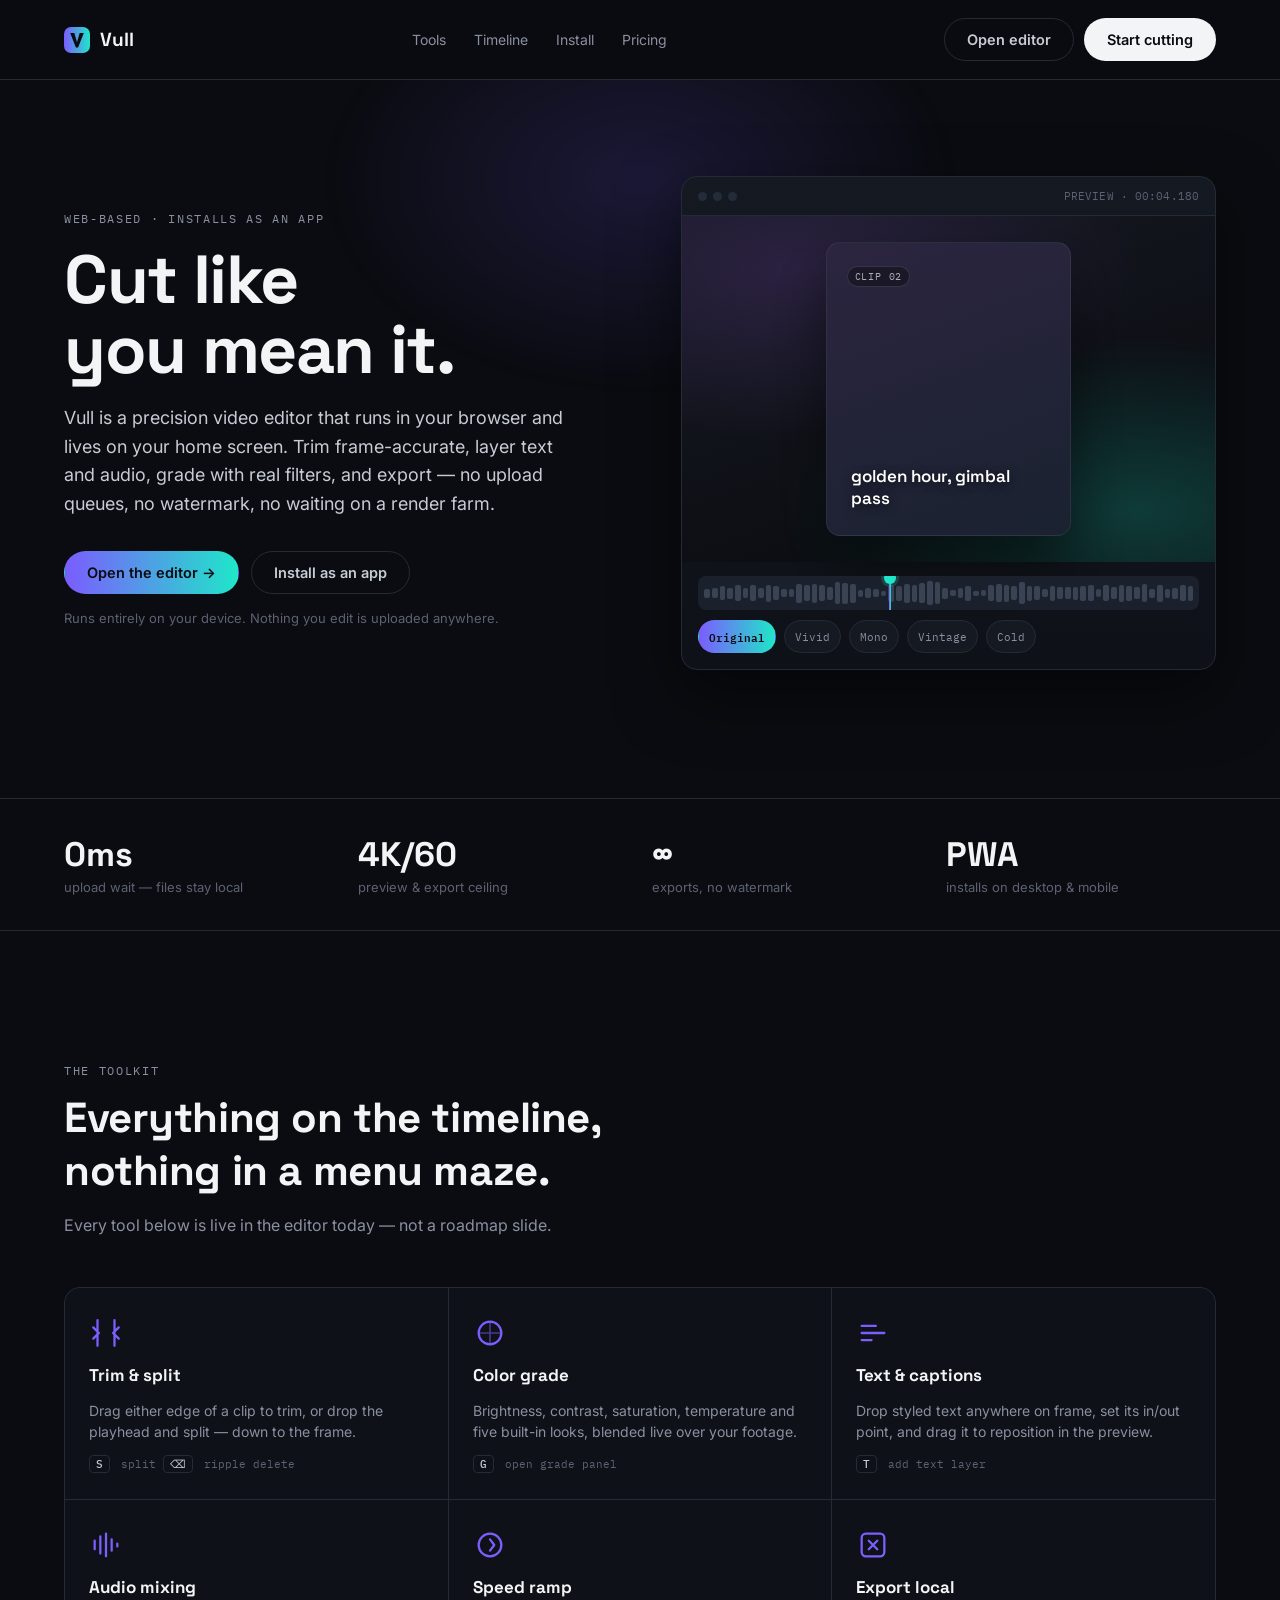
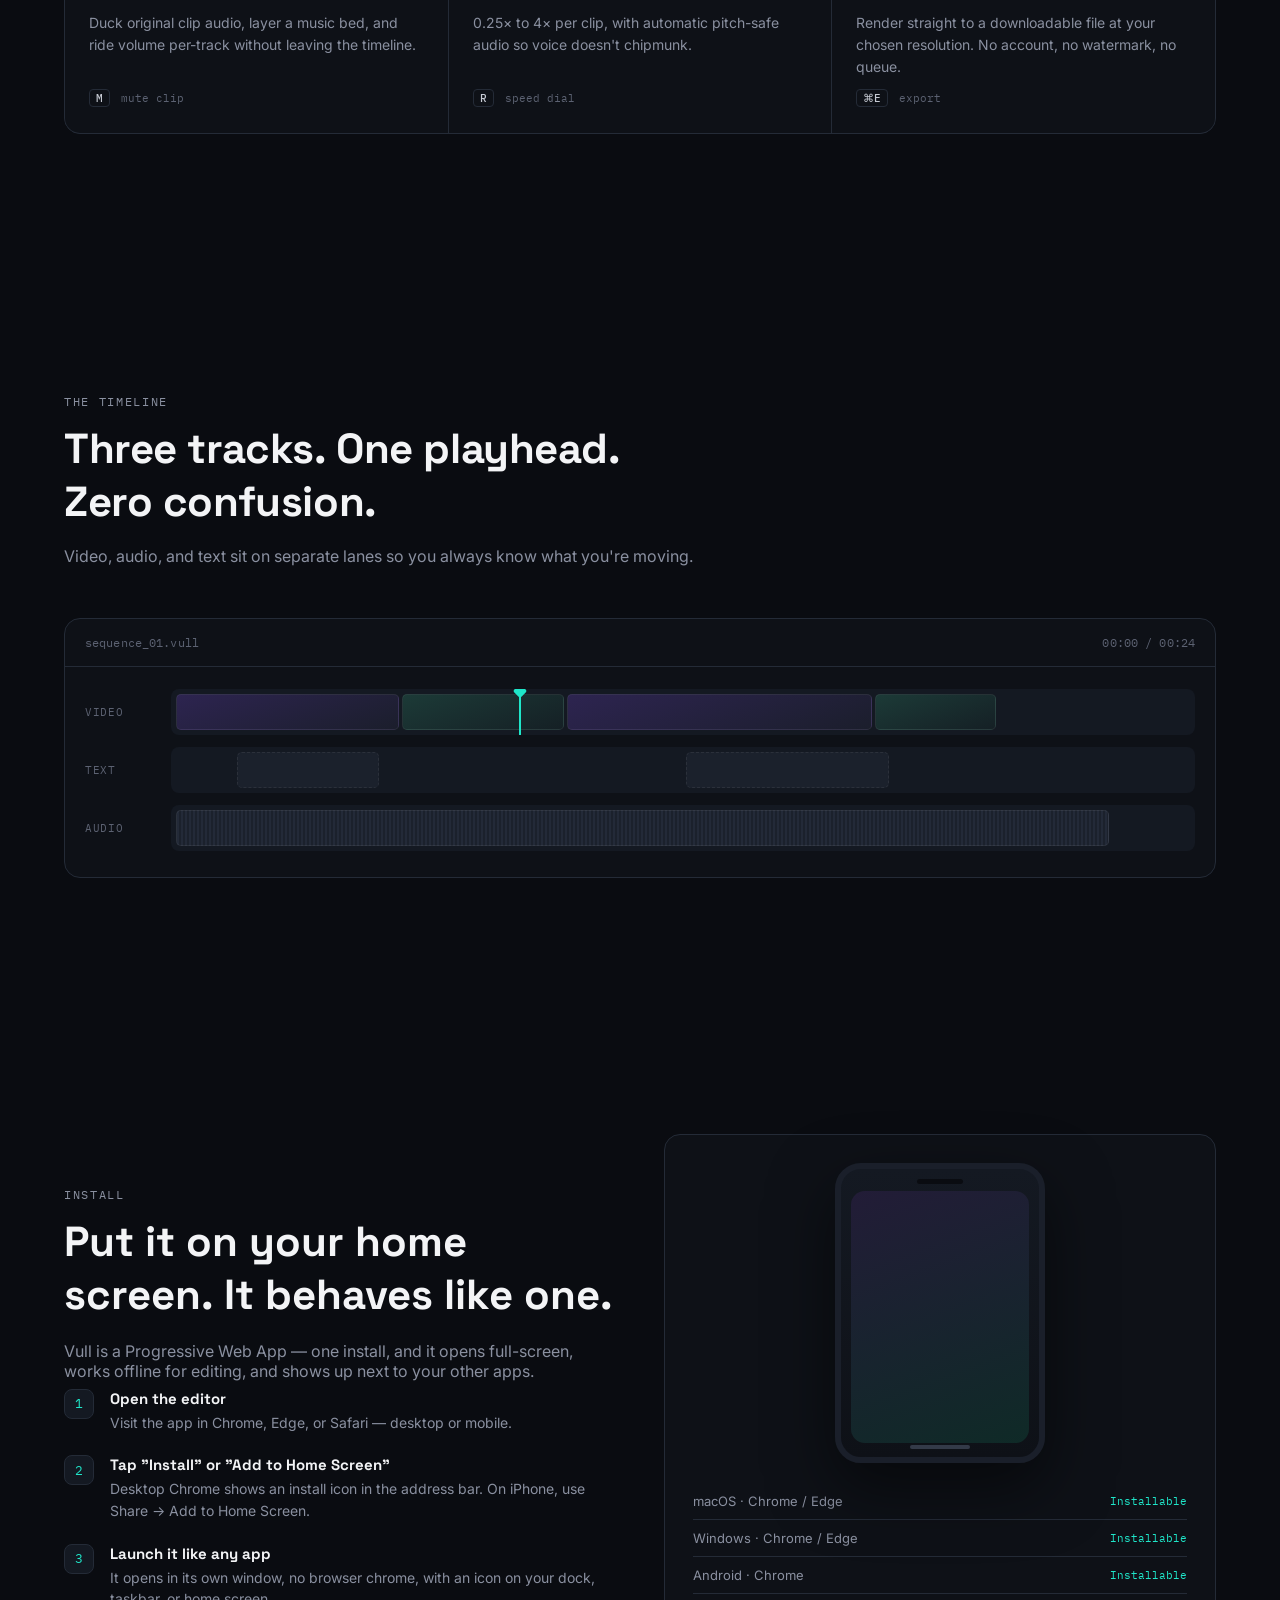
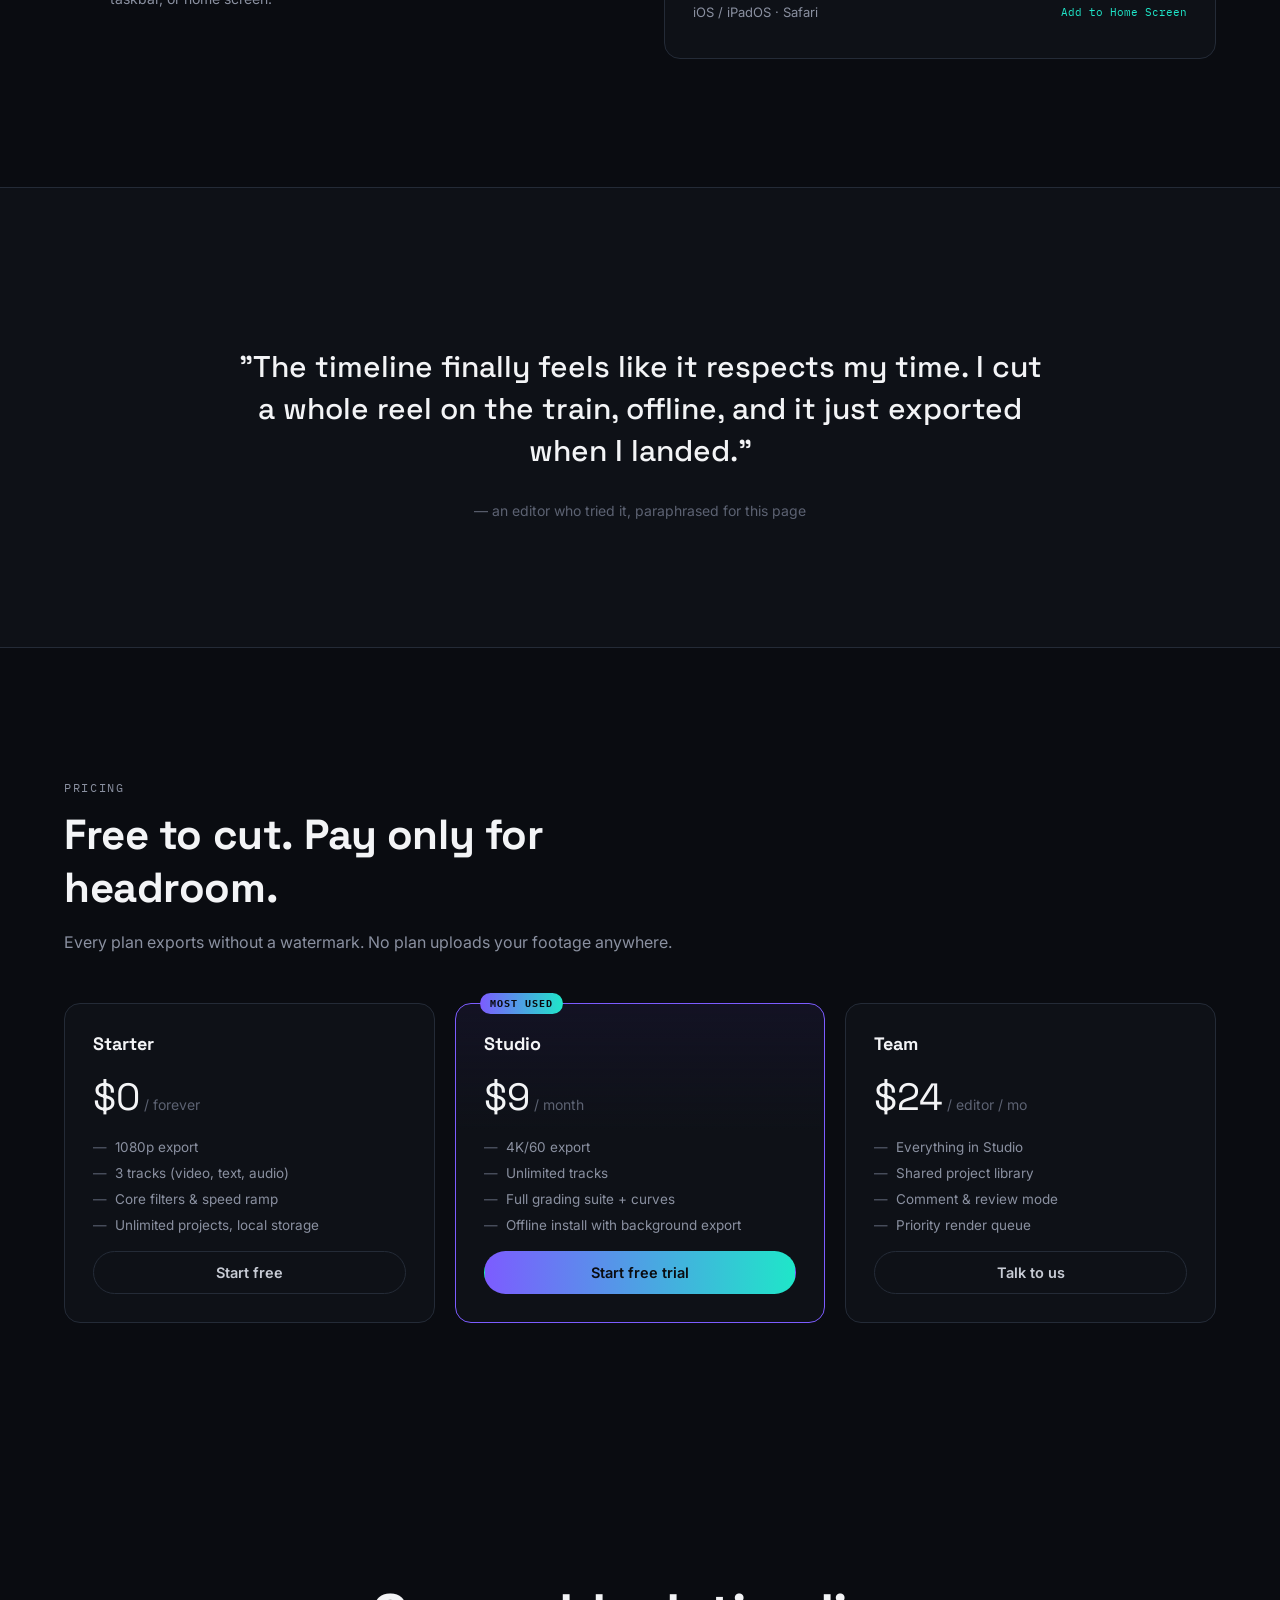
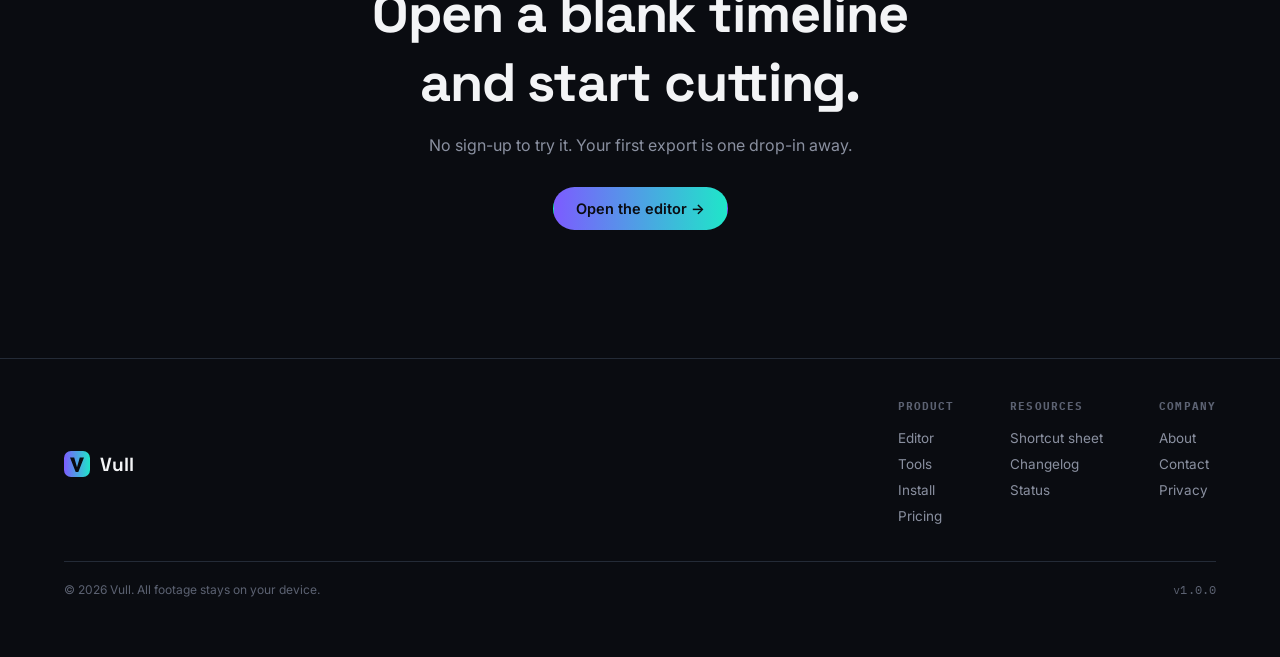
<file: index.html>
<!DOCTYPE html>
<html lang="en">
<head>
<meta charset="UTF-8">
<meta name="viewport" content="width=device-width, initial-scale=1, viewport-fit=cover">
<title>Vull — Cut like you mean it</title>
<meta name="description" content="Vull is a precision video editor for the web. Trim, layer, grade and export — then install it as an app.">
<meta name="theme-color" content="#0a0c11">

<link rel="manifest" href="assets/manifest.json">
<link rel="icon" href="assets/icon-192.png">
<link rel="apple-touch-icon" href="assets/icon-192.png">

<link rel="preconnect" href="https://fonts.googleapis.com">
<link rel="preconnect" href="https://fonts.gstatic.com" crossorigin>
<link href="https://fonts.googleapis.com/css2?family=Space+Grotesk:wght@500;600;700&family=Inter:wght@400;500;600;700&family=IBM+Plex+Mono:wght@400;500&display=swap" rel="stylesheet">
<link rel="stylesheet" href="assets/styles.css">

<style>
  /* ---------- Landing-page-only layout ---------- */
  header.nav{
    position: sticky; top:0; z-index: 40;
    display:flex; align-items:center; justify-content:space-between;
    padding: 18px clamp(20px,5vw,64px);
    background: rgba(10,12,17,0.72);
    backdrop-filter: blur(14px);
    border-bottom: 1px solid var(--line);
  }
  .logo{ display:flex; align-items:center; gap:10px; font-family: var(--font-display); font-weight:700; font-size:19px; }
  .logo .mark{ width:26px; height:26px; border-radius:7px; background: var(--grad-cut); position:relative; flex:none; }
  .logo .mark::after{
    content:""; position:absolute; inset:6px 6px 5px 6px;
    background: var(--ink-950);
    clip-path: polygon(0 0, 30% 0, 50% 65%, 70% 0, 100% 0, 58% 100%, 42% 100%);
  }
  nav.links{ display:flex; align-items:center; gap:28px; }
  nav.links a{ font-size:14px; color: var(--text-2); transition: color .15s; }
  nav.links a:hover{ color: var(--text-0); }
  .nav-cta{ display:flex; gap:10px; align-items:center; }

  section{ padding: clamp(64px,10vw,140px) clamp(20px,5vw,64px); }
  .wrap{ max-width: 1180px; margin: 0 auto; }

  /* HERO */
  .hero{ padding-top: clamp(56px,8vw,96px); position:relative; overflow:hidden; }
  .hero-glow{
    position:absolute; top:-200px; left:50%; transform:translateX(-50%);
    width:900px; height:600px; pointer-events:none;
    background: radial-gradient(closest-side, rgba(124,92,255,0.16), transparent 70%);
    filter: blur(10px);
  }
  .hero-grid{ display:grid; grid-template-columns: 1.05fr 1fr; gap: 56px; align-items:center; position:relative; }
  @media (max-width: 940px){ .hero-grid{ grid-template-columns: 1fr; } }
  .hero h1{
    font-family: var(--font-display); font-weight:700;
    font-size: clamp(40px, 5.6vw, 68px); line-height:1.02; letter-spacing:-0.02em;
    margin: 18px 0 20px;
  }
  .hero p.lede{ font-size: 18px; line-height:1.6; color: var(--text-1); max-width: 46ch; margin: 0 0 32px; }
  .hero-actions{ display:flex; gap:12px; flex-wrap:wrap; align-items:center; }
  .hero-note{ margin-top:16px; font-size:13px; color: var(--text-3); }

  /* live-ish preview card (the "signature") */
  .preview-card{
    background: linear-gradient(180deg, var(--ink-800), var(--ink-900));
    border: 1px solid var(--line);
    border-radius: var(--radius-lg);
    box-shadow: var(--shadow-2);
    overflow:hidden;
  }
  .preview-top{ display:flex; align-items:center; justify-content:space-between; padding: 12px 16px; border-bottom:1px solid var(--line); }
  .dots{ display:flex; gap:6px; }
  .dots span{ width:9px; height:9px; border-radius:50%; background: var(--ink-600); }
  .preview-top .label{ font-family: var(--font-mono); font-size:11px; color: var(--text-3); }
  .preview-canvas{
    aspect-ratio: 16/10.4;
    background:
      radial-gradient(120% 90% at 20% 15%, #2a2140 0%, transparent 55%),
      radial-gradient(120% 90% at 85% 85%, #0e3b38 0%, transparent 55%),
      linear-gradient(160deg,#171a24,#0c0e13 70%);
    position:relative;
    display:flex; align-items:center; justify-content:center;
  }
  .preview-shape{
    width:46%; aspect-ratio:1/1.2; border-radius:14px;
    background: linear-gradient(160deg, #2c2540, #1a2230);
    border:1px solid rgba(255,255,255,0.06);
    box-shadow: 0 30px 60px rgba(0,0,0,0.5);
    position:relative;
    filter: saturate(var(--pf-sat,1)) contrast(var(--pf-con,1)) brightness(var(--pf-bri,1)) sepia(var(--pf-sep,0));
    transition: filter .35s ease;
  }
  .preview-shape .cap{
    position:absolute; left:10%; bottom:9%; right:10%;
    font-family: var(--font-display); font-weight:600; font-size: clamp(13px,1.6vw,17px);
    color:#fff; text-shadow: 0 2px 10px rgba(0,0,0,.6);
  }
  .preview-shape .tag{
    position:absolute; top:8%; left:8%;
    font-family: var(--font-mono); font-size:10px; letter-spacing:.08em;
    color: rgba(255,255,255,0.65); background: rgba(0,0,0,0.35);
    padding: 3px 7px; border-radius: 999px; border:1px solid rgba(255,255,255,0.12);
  }
  .preview-bottom{ padding: 14px 16px 16px; }
  .scrubber{ height:34px; border-radius:8px; background: var(--ink-700); position:relative; overflow:hidden; margin-bottom:10px; }
  .scrubber .wave{ position:absolute; inset:0; display:flex; align-items:center; gap:2px; padding: 0 6px; }
  .scrubber .wave i{ flex:1; background: var(--ink-500); border-radius:2px; }
  .scrubber .cut{ position:absolute; top:0; bottom:0; width:2px; background: var(--grad-cut); left:38%; }
  .scrubber .cut::before{ content:""; position:absolute; top:-4px; left:-5px; width:12px; height:12px; border-radius:50%; background: var(--teal); box-shadow: 0 0 0 3px rgba(31,230,201,0.18); }
  .filter-row{ display:flex; gap:8px; flex-wrap:wrap; }
  .filter-chip{
    font-family: var(--font-mono); font-size:11px; padding:6px 10px; border-radius:999px;
    border:1px solid var(--line); color: var(--text-2); background: var(--ink-800); cursor:pointer;
    transition: all .15s ease;
  }
  .filter-chip.active{ color: var(--ink-950); background: var(--grad-cut); border-color: transparent; font-weight:600; }

  /* LOGO / STAT STRIP */
  .stat-strip{ border-top:1px solid var(--line); border-bottom:1px solid var(--line); padding: 34px clamp(20px,5vw,64px); }
  .stat-grid{ max-width:1180px; margin:0 auto; display:grid; grid-template-columns: repeat(4,1fr); gap: 24px; }
  @media (max-width:800px){ .stat-grid{ grid-template-columns: repeat(2,1fr); } }
  .stat b{ display:block; font-family: var(--font-display); font-size: clamp(24px,3vw,34px); }
  .stat span{ font-size:13px; color: var(--text-3); }

  /* SECTION HEADERS */
  .section-head{ max-width: 640px; margin-bottom: 48px; }
  .section-head h2{ font-family: var(--font-display); font-size: clamp(28px,3.4vw,42px); font-weight:700; letter-spacing:-0.01em; margin: 12px 0 14px; }
  .section-head p{ color: var(--text-2); font-size:16px; line-height:1.6; }

  /* FEATURE GRID (named after real editing tools, not decoration) */
  .tool-grid{ display:grid; grid-template-columns: repeat(3, 1fr); gap: 1px; background: var(--line); border:1px solid var(--line); border-radius: var(--radius-lg); overflow:hidden; }
  @media (max-width: 860px){ .tool-grid{ grid-template-columns: repeat(2,1fr); } }
  @media (max-width: 560px){ .tool-grid{ grid-template-columns: 1fr; } }
  .tool{ background: var(--ink-900); padding: 28px 24px; min-height: 190px; display:flex; flex-direction:column; gap:14px; }
  .tool .icon{ width:34px; height:34px; }
  .tool h3{ font-family: var(--font-display); font-size:17px; margin:0; }
  .tool p{ color: var(--text-2); font-size:14px; line-height:1.55; margin:0; }
  .tool .kbd{ margin-top:auto; font-family: var(--font-mono); font-size:11px; color: var(--text-3); }
  .tool .kbd b{ color: var(--text-1); font-weight:500; border:1px solid var(--line); border-radius:4px; padding: 1px 6px; margin-right:4px;}

  /* TIMELINE SHOWCASE */
  .timeline-demo{
    border:1px solid var(--line); border-radius: var(--radius-lg); background: var(--ink-900); overflow:hidden;
  }
  .td-head{ display:flex; align-items:center; justify-content:space-between; padding:16px 20px; border-bottom:1px solid var(--line); }
  .td-head .mono{ font-size:12px; color:var(--text-3); }
  .td-tracks{ padding: 22px 20px 26px; display:flex; flex-direction:column; gap:12px; }
  .track-row{ display:flex; align-items:center; gap:12px; }
  .track-label{ width:74px; flex:none; font-family:var(--font-mono); font-size:11px; color:var(--text-3); text-transform:uppercase; letter-spacing:.06em; }
  .track-lane{ flex:1; height:46px; background: var(--ink-800); border-radius:8px; position:relative; overflow:hidden; display:flex; gap:3px; padding:5px; }
  .clip{ height:100%; border-radius:5px; flex:none; position:relative; background: linear-gradient(160deg,#241f3a,#1a1e29); border:1px solid rgba(255,255,255,0.07); }
  .clip.a{ width:22%; background: linear-gradient(160deg,#2d2450,#1b1e2c); }
  .clip.b{ width:16%; background: linear-gradient(160deg,#1c3a37,#152025); }
  .clip.c{ width:30%; background: linear-gradient(160deg,#2d2450,#1b1e2c); }
  .clip.d{ width:12%; background: linear-gradient(160deg,#1c3a37,#152025); }
  .track-lane.audio .clip{ background: repeating-linear-gradient(90deg, #232a38 0 2px, #1b212c 2px 4px); }
  .track-lane.text .clip{ background: var(--ink-700); border-style:dashed; }
  .playhead{ position:absolute; top:0; bottom:0; left:34%; width:2px; background: var(--teal); }
  .playhead::after{ content:""; position:absolute; top:-3px; left:-4px; width:10px; height:10px; border-radius:2px; background:var(--teal); transform:rotate(45deg); }

  /* PLATFORM / INSTALL */
  .install-grid{ display:grid; grid-template-columns: 1fr 1fr; gap: 48px; align-items:center; }
  @media (max-width: 900px){ .install-grid{ grid-template-columns:1fr; } }
  .steps{ counter-reset: step; display:flex; flex-direction:column; gap: 22px; margin-top: 8px;}
  .step{ display:flex; gap:16px; }
  .step .num{
    flex:none; width:30px; height:30px; border-radius:8px; background: var(--ink-800); border:1px solid var(--line);
    display:flex; align-items:center; justify-content:center; font-family:var(--font-mono); font-size:13px; color: var(--teal);
  }
  .step h4{ margin:0 0 4px; font-size:15px; font-family: var(--font-display); }
  .step p{ margin:0; color: var(--text-2); font-size:14px; line-height:1.55; }
  .platform-card{
    border:1px solid var(--line); border-radius: var(--radius-lg); background: var(--ink-900); padding: 28px;
  }
  .platform-card .device{
    margin: 0 auto 20px; width: 210px; height: 300px; border-radius: 26px; background: linear-gradient(180deg, var(--ink-800), var(--ink-900));
    border: 6px solid #1a1f2a; position:relative; box-shadow: var(--shadow-2);
  }
  .platform-card .device .notch{ position:absolute; top:10px; left:50%; transform:translateX(-50%); width:46px; height:5px; border-radius:4px; background:#0a0c11; }
  .platform-card .device .screen{ position:absolute; inset:22px 10px 14px; border-radius:14px; overflow:hidden; background: linear-gradient(160deg,#221c37,#0f2a27); }
  .platform-card .device .home{ position:absolute; bottom:8px; left:50%; transform:translateX(-50%); width:60px; height:4px; border-radius:3px; background:#333a48;}
  .platform-list{ display:flex; flex-direction:column; gap:0; }
  .platform-list .prow{ display:flex; align-items:center; justify-content:space-between; padding:10px 0; border-bottom:1px solid var(--line); font-size:13px; }
  .platform-list .prow:last-child{ border-bottom:none; }
  .platform-list .prow span:first-child{ color: var(--text-2); }
  .badge-ok{ font-family: var(--font-mono); font-size:11px; color: var(--teal); }

  /* TESTIMONIAL / STRIP QUOTE */
  .quote-strip{ background: var(--ink-900); border-top:1px solid var(--line); border-bottom:1px solid var(--line); }
  .quote{ max-width: 820px; margin:0 auto; text-align:center; }
  .quote p{ font-family: var(--font-display); font-size: clamp(20px,2.6vw,30px); line-height:1.4; font-weight:500; }
  .quote footer{ margin-top:18px; color: var(--text-3); font-size:14px; }

  /* PRICING */
  .price-grid{ display:grid; grid-template-columns: repeat(3,1fr); gap:20px; }
  @media (max-width:900px){ .price-grid{ grid-template-columns:1fr; } }
  .price-card{ border:1px solid var(--line); border-radius: var(--radius-lg); padding: 28px; background: var(--ink-900); display:flex; flex-direction:column; gap:18px; }
  .price-card.featured{ border-color: var(--violet); background: linear-gradient(180deg, rgba(124,92,255,0.08), var(--ink-900) 40%); position:relative; }
  .price-card.featured::before{
    content:"MOST USED"; position:absolute; top:-11px; left:24px; font-family: var(--font-mono); font-size:10px; letter-spacing:.1em;
    background: var(--grad-cut); color: var(--ink-950); padding:4px 10px; border-radius:999px; font-weight:700;
  }
  .price-card h3{ margin:0; font-family: var(--font-display); font-size:18px; }
  .price-card .amount{ font-family: var(--font-display); font-size:38px; }
  .price-card .amount span{ font-size:14px; color: var(--text-3); font-family: var(--font-body); }
  .price-card ul{ list-style:none; margin:0; padding:0; display:flex; flex-direction:column; gap:10px; font-size:13.5px; color: var(--text-2); }
  .price-card li::before{ content:"—"; color: var(--text-3); margin-right:8px; }

  /* FOOTER CTA */
  .cta-final{ text-align:center; }
  .cta-final h2{ font-family: var(--font-display); font-size: clamp(30px,4.6vw,54px); font-weight:700; letter-spacing:-0.02em; margin: 0 0 18px; }
  .cta-final p{ color: var(--text-2); margin: 0 0 32px; }

  footer.site{ border-top:1px solid var(--line); padding: 40px clamp(20px,5vw,64px) 60px; }
  .foot-grid{ max-width:1180px; margin:0 auto; display:flex; justify-content:space-between; gap:24px; flex-wrap:wrap; }
  .foot-grid .cols{ display:flex; gap:56px; flex-wrap:wrap; }
  .foot-col h5{ font-family: var(--font-mono); font-size:11px; letter-spacing:.1em; color: var(--text-3); text-transform:uppercase; margin: 0 0 12px; }
  .foot-col a{ display:block; font-size:13.5px; color: var(--text-2); padding: 5px 0; }
  .foot-col a:hover{ color: var(--text-0); }
  .foot-bottom{ max-width:1180px; margin: 32px auto 0; padding-top:20px; border-top:1px solid var(--line); display:flex; justify-content:space-between; color: var(--text-3); font-size:12px; flex-wrap:wrap; gap:10px; }

  /* reveal-on-scroll */
  .reveal{ opacity:0; transform: translateY(18px); transition: opacity .6s ease, transform .6s ease; }
  .reveal.in{ opacity:1; transform:none; }
</style>
</head>
<body>

<header class="nav">
  <div class="logo"><span class="mark"></span>Vull</div>
  <nav class="links">
    <a href="#tools">Tools</a>
    <a href="#timeline">Timeline</a>
    <a href="#install">Install</a>
    <a href="#pricing">Pricing</a>
  </nav>
  <div class="nav-cta">
    <a class="btn btn-ghost" href="app.html">Open editor</a>
    <a class="btn btn-primary" href="app.html">Start cutting</a>
  </div>
</header>

<section class="hero">
  <div class="hero-glow"></div>
  <div class="wrap hero-grid">
    <div>
      <span class="eyebrow">Web-based · installs as an app</span>
      <h1>Cut like<br>you mean it.</h1>
      <p class="lede">Vull is a precision video editor that runs in your browser and lives on your home screen. Trim frame-accurate, layer text and audio, grade with real filters, and export — no upload queues, no watermark, no waiting on a render farm.</p>
      <div class="hero-actions">
        <a class="btn btn-accent" href="app.html">Open the editor →</a>
        <a class="btn btn-ghost" href="#install">Install as an app</a>
      </div>
      <p class="hero-note">Runs entirely on your device. Nothing you edit is uploaded anywhere.</p>
    </div>

    <div class="preview-card reveal">
      <div class="preview-top">
        <div class="dots"><span></span><span></span><span></span></div>
        <div class="label mono">PREVIEW · 00:04.180</div>
      </div>
      <div class="preview-canvas">
        <div class="preview-shape" id="pf-shape">
          <span class="tag">CLIP 02</span>
          <span class="cap" id="pf-cap">golden hour, gimbal pass</span>
        </div>
      </div>
      <div class="preview-bottom">
        <div class="scrubber">
          <div class="wave" id="pf-wave"></div>
          <div class="cut"></div>
        </div>
        <div class="filter-row" id="pf-filters">
          <button class="filter-chip active" data-f="none">Original</button>
          <button class="filter-chip" data-f="vivid">Vivid</button>
          <button class="filter-chip" data-f="mono">Mono</button>
          <button class="filter-chip" data-f="vintage">Vintage</button>
          <button class="filter-chip" data-f="cold">Cold</button>
        </div>
      </div>
    </div>
  </div>
</section>

<div class="stat-strip">
  <div class="stat-grid">
    <div class="stat reveal"><b>0ms</b><span>upload wait — files stay local</span></div>
    <div class="stat reveal"><b>4K/60</b><span>preview &amp; export ceiling</span></div>
    <div class="stat reveal"><b>∞</b><span>exports, no watermark</span></div>
    <div class="stat reveal"><b>PWA</b><span>installs on desktop &amp; mobile</span></div>
  </div>
</div>

<section id="tools">
  <div class="wrap">
    <div class="section-head reveal">
      <span class="eyebrow">The toolkit</span>
      <h2>Everything on the timeline, nothing in a menu maze.</h2>
      <p>Every tool below is live in the editor today — not a roadmap slide.</p>
    </div>
    <div class="tool-grid">
      <div class="tool reveal">
        <svg class="icon" viewBox="0 0 24 24" fill="none"><path d="M6 3v18M18 3v18M3 8l4 4-4 4M21 8l-4 4 4 4" stroke="url(#g1)" stroke-width="1.6" stroke-linecap="round" stroke-linejoin="round"/><defs><linearGradient id="g1" x1="0" y1="0" x2="24" y2="24"><stop stop-color="#7c5cff"/><stop offset="1" stop-color="#1fe6c9"/></linearGradient></defs></svg>
        <h3>Trim &amp; split</h3>
        <p>Drag either edge of a clip to trim, or drop the playhead and split — down to the frame.</p>
        <div class="kbd"><b>S</b> split <b>⌫</b> ripple delete</div>
      </div>
      <div class="tool reveal">
        <svg class="icon" viewBox="0 0 24 24" fill="none"><circle cx="12" cy="12" r="8" stroke="url(#g2)" stroke-width="1.6"/><path d="M12 4v16M4 12h16" stroke="url(#g2)" stroke-width="1.2" opacity=".5"/><defs><linearGradient id="g2" x1="0" y1="0" x2="24" y2="24"><stop stop-color="#7c5cff"/><stop offset="1" stop-color="#1fe6c9"/></linearGradient></defs></svg>
        <h3>Color grade</h3>
        <p>Brightness, contrast, saturation, temperature and five built-in looks, blended live over your footage.</p>
        <div class="kbd"><b>G</b> open grade panel</div>
      </div>
      <div class="tool reveal">
        <svg class="icon" viewBox="0 0 24 24" fill="none"><path d="M4 7h10M4 12h16M4 17h7" stroke="url(#g3)" stroke-width="1.6" stroke-linecap="round"/><defs><linearGradient id="g3" x1="0" y1="0" x2="24" y2="24"><stop stop-color="#7c5cff"/><stop offset="1" stop-color="#1fe6c9"/></linearGradient></defs></svg>
        <h3>Text &amp; captions</h3>
        <p>Drop styled text anywhere on frame, set its in/out point, and drag it to reposition in the preview.</p>
        <div class="kbd"><b>T</b> add text layer</div>
      </div>
      <div class="tool reveal">
        <svg class="icon" viewBox="0 0 24 24" fill="none"><path d="M4 15V9M8 18V6M12 20V4M16 16v-8M20 13v-2" stroke="url(#g4)" stroke-width="1.6" stroke-linecap="round"/><defs><linearGradient id="g4" x1="0" y1="0" x2="24" y2="24"><stop stop-color="#7c5cff"/><stop offset="1" stop-color="#1fe6c9"/></linearGradient></defs></svg>
        <h3>Audio mixing</h3>
        <p>Duck original clip audio, layer a music bed, and ride volume per-track without leaving the timeline.</p>
        <div class="kbd"><b>M</b> mute clip</div>
      </div>
      <div class="tool reveal">
        <svg class="icon" viewBox="0 0 24 24" fill="none"><path d="M4 12a8 8 0 1116 0 8 8 0 01-16 0z" stroke="url(#g5)" stroke-width="1.6"/><path d="M12 8l3 4-3 4" stroke="url(#g5)" stroke-width="1.6" stroke-linecap="round" stroke-linejoin="round"/><defs><linearGradient id="g5" x1="0" y1="0" x2="24" y2="24"><stop stop-color="#7c5cff"/><stop offset="1" stop-color="#1fe6c9"/></linearGradient></defs></svg>
        <h3>Speed ramp</h3>
        <p>0.25× to 4× per clip, with automatic pitch-safe audio so voice doesn't chipmunk.</p>
        <div class="kbd"><b>R</b> speed dial</div>
      </div>
      <div class="tool reveal">
        <svg class="icon" viewBox="0 0 24 24" fill="none"><rect x="4" y="4" width="16" height="16" rx="3" stroke="url(#g6)" stroke-width="1.6"/><path d="M9 9l6 6M15 9l-6 6" stroke="url(#g6)" stroke-width="1.6" stroke-linecap="round"/><defs><linearGradient id="g6" x1="0" y1="0" x2="24" y2="24"><stop stop-color="#7c5cff"/><stop offset="1" stop-color="#1fe6c9"/></linearGradient></defs></svg>
        <h3>Export local</h3>
        <p>Render straight to a downloadable file at your chosen resolution. No account, no watermark, no queue.</p>
        <div class="kbd"><b>⌘E</b> export</div>
      </div>
    </div>
  </div>
</section>

<section id="timeline">
  <div class="wrap">
    <div class="section-head reveal">
      <span class="eyebrow">The timeline</span>
      <h2>Three tracks. One playhead. Zero confusion.</h2>
      <p>Video, audio, and text sit on separate lanes so you always know what you're moving.</p>
    </div>
    <div class="timeline-demo reveal">
      <div class="td-head">
        <span class="mono">sequence_01.vull</span>
        <span class="mono">00:00 / 00:24</span>
      </div>
      <div class="td-tracks">
        <div class="track-row">
          <div class="track-label">Video</div>
          <div class="track-lane">
            <div class="clip a"></div><div class="clip b"></div><div class="clip c"></div><div class="clip d"></div>
            <div class="playhead"></div>
          </div>
        </div>
        <div class="track-row">
          <div class="track-label">Text</div>
          <div class="track-lane text">
            <div class="clip" style="width:14%;margin-left:6%"></div>
            <div class="clip" style="width:20%;margin-left:30%"></div>
          </div>
        </div>
        <div class="track-row">
          <div class="track-label">Audio</div>
          <div class="track-lane audio">
            <div class="clip" style="width:92%"></div>
          </div>
        </div>
      </div>
    </div>
  </div>
</section>

<section id="install">
  <div class="wrap install-grid">
    <div>
      <span class="eyebrow reveal">Install</span>
      <h2 class="reveal" style="font-family:var(--font-display);font-size:clamp(28px,3.4vw,42px);margin:12px 0 20px;">Put it on your home screen. It behaves like one.</h2>
      <p class="reveal" style="color:var(--text-2);margin-bottom:8px;">Vull is a Progressive Web App — one install, and it opens full-screen, works offline for editing, and shows up next to your other apps.</p>
      <div class="steps">
        <div class="step reveal">
          <div class="num">1</div>
          <div><h4>Open the editor</h4><p>Visit the app in Chrome, Edge, or Safari — desktop or mobile.</p></div>
        </div>
        <div class="step reveal">
          <div class="num">2</div>
          <div><h4>Tap "Install" or "Add to Home Screen"</h4><p>Desktop Chrome shows an install icon in the address bar. On iPhone, use Share → Add to Home Screen.</p></div>
        </div>
        <div class="step reveal">
          <div class="num">3</div>
          <div><h4>Launch it like any app</h4><p>It opens in its own window, no browser chrome, with an icon on your dock, taskbar, or home screen.</p></div>
        </div>
      </div>
    </div>
    <div class="platform-card reveal">
      <div class="device">
        <div class="notch"></div>
        <div class="screen"></div>
        <div class="home"></div>
      </div>
      <div class="platform-list">
        <div class="prow"><span>macOS · Chrome / Edge</span><span class="badge-ok">Installable</span></div>
        <div class="prow"><span>Windows · Chrome / Edge</span><span class="badge-ok">Installable</span></div>
        <div class="prow"><span>Android · Chrome</span><span class="badge-ok">Installable</span></div>
        <div class="prow"><span>iOS / iPadOS · Safari</span><span class="badge-ok">Add to Home Screen</span></div>
      </div>
    </div>
  </div>
</section>

<div class="quote-strip">
  <section>
    <div class="quote reveal">
      <p>"The timeline finally feels like it respects my time. I cut a whole reel on the train, offline, and it just exported when I landed."</p>
      <footer>— an editor who tried it, paraphrased for this page</footer>
    </div>
  </section>
</div>

<section id="pricing">
  <div class="wrap">
    <div class="section-head reveal">
      <span class="eyebrow">Pricing</span>
      <h2>Free to cut. Pay only for headroom.</h2>
      <p>Every plan exports without a watermark. No plan uploads your footage anywhere.</p>
    </div>
    <div class="price-grid">
      <div class="price-card reveal">
        <h3>Starter</h3>
        <div class="amount">$0<span> / forever</span></div>
        <ul>
          <li>1080p export</li>
          <li>3 tracks (video, text, audio)</li>
          <li>Core filters &amp; speed ramp</li>
          <li>Unlimited projects, local storage</li>
        </ul>
        <a class="btn btn-ghost" href="app.html">Start free</a>
      </div>
      <div class="price-card featured reveal">
        <h3>Studio</h3>
        <div class="amount">$9<span> / month</span></div>
        <ul>
          <li>4K/60 export</li>
          <li>Unlimited tracks</li>
          <li>Full grading suite + curves</li>
          <li>Offline install with background export</li>
        </ul>
        <a class="btn btn-accent" href="app.html">Start free trial</a>
      </div>
      <div class="price-card reveal">
        <h3>Team</h3>
        <div class="amount">$24<span> / editor / mo</span></div>
        <ul>
          <li>Everything in Studio</li>
          <li>Shared project library</li>
          <li>Comment &amp; review mode</li>
          <li>Priority render queue</li>
        </ul>
        <a class="btn btn-ghost" href="app.html">Talk to us</a>
      </div>
    </div>
  </div>
</section>

<section class="cta-final">
  <div class="wrap">
    <h2 class="reveal">Open a blank timeline<br>and start cutting.</h2>
    <p class="reveal">No sign-up to try it. Your first export is one drop-in away.</p>
    <a class="btn btn-accent reveal" href="app.html">Open the editor →</a>
  </div>
</section>

<footer class="site">
  <div class="foot-grid">
    <div class="logo">
      <span class="mark"></span>Vull
    </div>
    <div class="cols">
      <div class="foot-col">
        <h5>Product</h5>
        <a href="app.html">Editor</a>
        <a href="#tools">Tools</a>
        <a href="#install">Install</a>
        <a href="#pricing">Pricing</a>
      </div>
      <div class="foot-col">
        <h5>Resources</h5>
        <a href="#">Shortcut sheet</a>
        <a href="#">Changelog</a>
        <a href="#">Status</a>
      </div>
      <div class="foot-col">
        <h5>Company</h5>
        <a href="#">About</a>
        <a href="#">Contact</a>
        <a href="#">Privacy</a>
      </div>
    </div>
  </div>
  <div class="foot-bottom">
    <span>© 2026 Vull. All footage stays on your device.</span>
    <span class="mono">v1.0.0</span>
  </div>
</footer>

<script>
  // Reveal-on-scroll
  const io = new IntersectionObserver((entries)=>{
    entries.forEach(e=>{ if(e.isIntersecting){ e.target.classList.add('in'); io.unobserve(e.target);} });
  }, { threshold: 0.12 });
  document.querySelectorAll('.reveal').forEach(el=>io.observe(el));

  // Fake waveform bars
  const wave = document.getElementById('pf-wave');
  if(wave){
    let bars = '';
    for(let i=0;i<64;i++){
      const h = 20 + Math.round(Math.sin(i*0.5)*10 + Math.random()*40);
      bars += `<i style="height:${Math.max(10,Math.min(90,h))}%"></i>`;
    }
    wave.innerHTML = bars;
  }

  // Hero filter chips swap CSS custom properties on the preview shape
  const shape = document.getElementById('pf-shape');
  const cap = document.getElementById('pf-cap');
  const presets = {
    none:    { sat:1,   con:1,   bri:1,   sep:0,   text:'golden hour, gimbal pass' },
    vivid:   { sat:1.6, con:1.15,bri:1.05,sep:0,   text:'punched saturation +60' },
    mono:    { sat:0,   con:1.1, bri:1.02,sep:0,   text:'black & white, filmic' },
    vintage: { sat:0.75,con:0.92,bri:1.05,sep:0.35,text:'warm halation, 16mm' },
    cold:    { sat:0.85,con:1.08,bri:0.98,sep:0,   text:'teal shadows, blue push' }
  };
  document.querySelectorAll('#pf-filters .filter-chip').forEach(chip=>{
    chip.addEventListener('click', ()=>{
      document.querySelectorAll('#pf-filters .filter-chip').forEach(c=>c.classList.remove('active'));
      chip.classList.add('active');
      const p = presets[chip.dataset.f];
      shape.style.setProperty('--pf-sat', p.sat);
      shape.style.setProperty('--pf-con', p.con);
      shape.style.setProperty('--pf-bri', p.bri);
      shape.style.setProperty('--pf-sep', p.sep);
      cap.textContent = p.text;
    });
  });

  // Register service worker for installability
  if('serviceWorker' in navigator){
    window.addEventListener('load', ()=>{
      navigator.serviceWorker.register('sw.js').catch(()=>{});
    });
  }

  // Custom install prompt hook (optional enhancement)
  let deferredPrompt;
  window.addEventListener('beforeinstallprompt', (e)=>{
    e.preventDefault();
    deferredPrompt = e;
  });
</script>
</body>
</html>
</file>
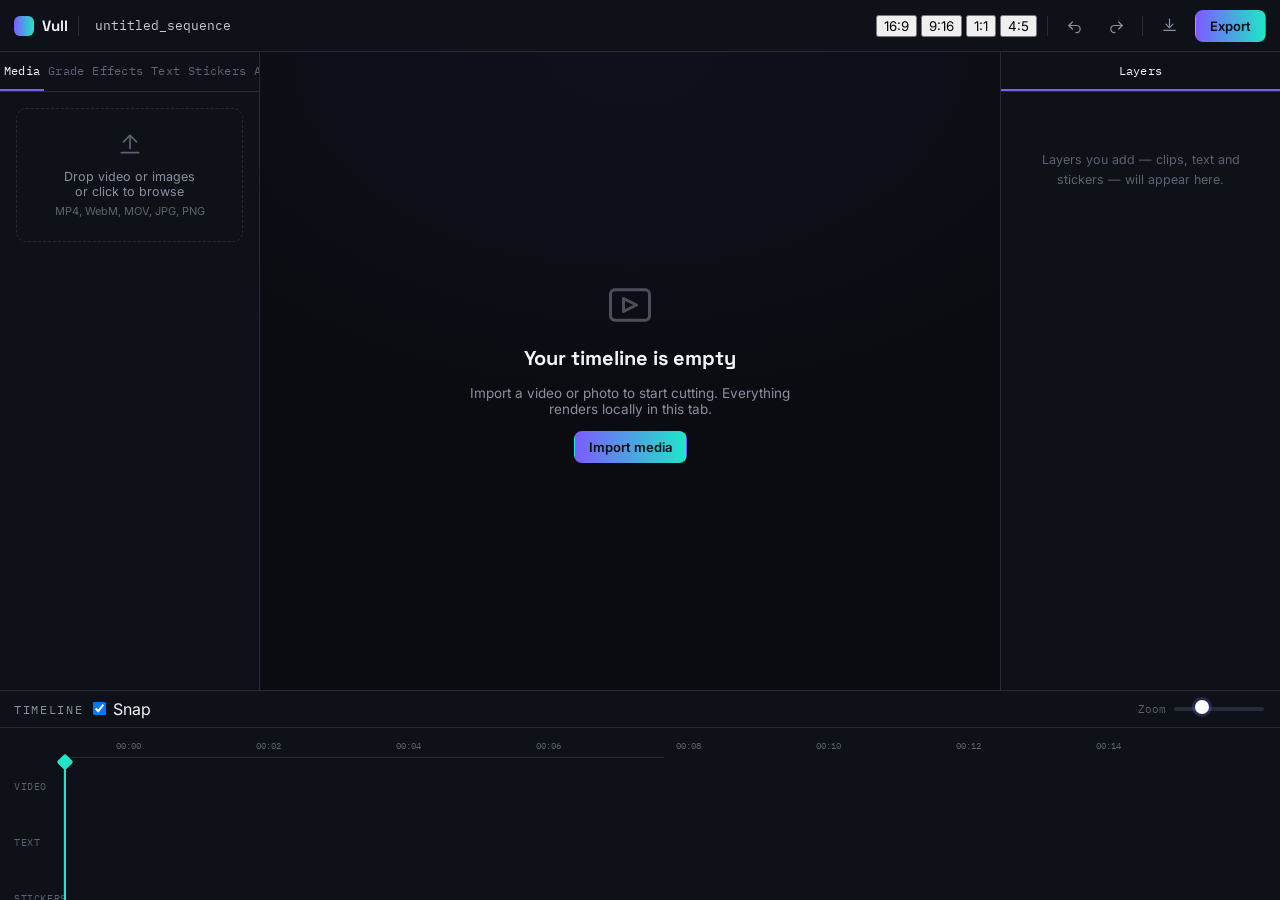
<file: app.html>
<!DOCTYPE html>
<html lang="en">
<head>
<meta charset="UTF-8">
<meta name="viewport" content="width=device-width, initial-scale=1, viewport-fit=cover, maximum-scale=1">
<title>Vull Editor</title>
<meta name="theme-color" content="#0a0c11">
<link rel="manifest" href="assets/manifest.json">
<link rel="icon" href="assets/icon-192.png">
<link rel="apple-touch-icon" href="assets/icon-192.png">
<meta name="apple-mobile-web-app-capable" content="yes">
<meta name="apple-mobile-web-app-status-bar-style" content="black-translucent">
<meta name="apple-mobile-web-app-title" content="Vull">

<link rel="preconnect" href="https://fonts.googleapis.com">
<link rel="preconnect" href="https://fonts.gstatic.com" crossorigin>
<link href="https://fonts.googleapis.com/css2?family=Space+Grotesk:wght@500;600;700&family=Inter:wght@400;500;600;700&family=IBM+Plex+Mono:wght@400;500&display=swap" rel="stylesheet">
<link rel="stylesheet" href="assets/styles.css">
<link rel="stylesheet" href="assets/app.css">
</head>
<body>
<div class="editor">

  <!-- TOP BAR -->
  <header class="topbar">
    <div class="tb-left">
      <a class="logo" href="index.html"><span class="mark"></span>Vull</a>
      <div class="tb-sep"></div>
      <input class="proj-name" id="projName" value="untitled_sequence" spellcheck="false">
    </div>
    <div class="tb-right">
      <div class="aspect-switch" id="aspectSwitch">
        <button class="aspect-btn active" data-aspect="16:9" title="Landscape 16:9">16:9</button>
        <button class="aspect-btn" data-aspect="9:16" title="Vertical 9:16 · Reels/TikTok">9:16</button>
        <button class="aspect-btn" data-aspect="1:1" title="Square 1:1">1:1</button>
        <button class="aspect-btn" data-aspect="4:5" title="Portrait 4:5">4:5</button>
      </div>
      <div class="tb-sep"></div>
      <button class="icon-btn" id="btnUndo" title="Undo (Ctrl+Z)">
        <svg viewBox="0 0 24 24" fill="none" stroke="currentColor" stroke-width="1.7" stroke-linecap="round" stroke-linejoin="round"><path d="M9 7L4 12l5 5"/><path d="M4 12h11a5 5 0 010 10h-1"/></svg>
      </button>
      <button class="icon-btn" id="btnRedo" title="Redo (Ctrl+Shift+Z)">
        <svg viewBox="0 0 24 24" fill="none" stroke="currentColor" stroke-width="1.7" stroke-linecap="round" stroke-linejoin="round"><path d="M15 7l5 5-5 5"/><path d="M20 12H9a5 5 0 000 10h1"/></svg>
      </button>
      <div class="tb-sep"></div>
      <button class="icon-btn" id="btnInstall" title="Install Vull as an app">
        <svg viewBox="0 0 24 24" fill="none" stroke="currentColor" stroke-width="1.7" stroke-linecap="round" stroke-linejoin="round"><path d="M12 3v12"/><path d="M7 10l5 5 5-5"/><path d="M4 19h16"/></svg>
      </button>
      <button class="btn btn-accent btn-sm" id="btnExport">Export</button>
    </div>
  </header>

  <!-- MOBILE TAB SWITCH -->
  <div class="mobile-tabswitch">
    <button class="btn btn-ghost btn-sm" id="mobShowLeft">Media &amp; Edit</button>
    <button class="btn btn-ghost btn-sm" id="mobShowRight">Layers</button>
  </div>

  <!-- LEFT PANEL: import + edit tools -->
  <aside class="panel-left" id="panelLeft">
    <div class="tabbar tabbar-wrap">
      <button class="tab-btn active" data-tab="media">Media</button>
      <button class="tab-btn" data-tab="grade">Grade</button>
      <button class="tab-btn" data-tab="fx">Effects</button>
      <button class="tab-btn" data-tab="text">Text</button>
      <button class="tab-btn" data-tab="stickers">Stickers</button>
      <button class="tab-btn" data-tab="audio">Audio</button>
    </div>

    <!-- MEDIA TAB -->
    <div class="tabpanel active" data-panel="media">
      <div class="dropzone" id="dropzone">
        <svg viewBox="0 0 24 24" fill="none" stroke="currentColor" stroke-width="1.6" stroke-linecap="round" stroke-linejoin="round"><path d="M12 16V4"/><path d="M6 10l6-6 6 6"/><path d="M4 20h16"/></svg>
        <p>Drop video or images<br>or click to browse</p>
        <span>MP4, WebM, MOV, JPG, PNG</span>
      </div>
      <input type="file" id="fileInput" class="hidden-media" accept="video/*,image/*" multiple>
      <div class="media-grid" id="mediaGrid"></div>
    </div>

    <!-- GRADE TAB -->
    <div class="tabpanel" data-panel="grade">
      <div id="gradeEmpty" class="empty-hint">Select a clip on the timeline to grade it.</div>
      <div id="gradeControls" style="display:none; flex-direction:column; gap:16px;">
        <div class="preset-grid" id="presetGrid">
          <div class="preset-chip active" data-preset="none">Original</div>
          <div class="preset-chip" data-preset="vivid">Vivid</div>
          <div class="preset-chip" data-preset="mono">Mono</div>
          <div class="preset-chip" data-preset="vintage">Vintage</div>
          <div class="preset-chip" data-preset="cold">Cold</div>
          <div class="preset-chip" data-preset="warm">Warm</div>
          <div class="preset-chip" data-preset="filmic">Filmic</div>
          <div class="preset-chip" data-preset="noir">Noir</div>
          <div class="preset-chip" data-preset="pastel">Pastel</div>
          <div class="preset-chip" data-preset="cinered">Cine Red</div>
          <div class="preset-chip" data-preset="teal_orange">Teal &amp; Orange</div>
          <div class="preset-chip" data-preset="dream">Dream</div>
        </div>
        <div class="field">
          <label>Brightness <span class="val" id="valBrightness">100%</span></label>
          <input type="range" id="rngBrightness" min="40" max="180" value="100">
        </div>
        <div class="field">
          <label>Contrast <span class="val" id="valContrast">100%</span></label>
          <input type="range" id="rngContrast" min="40" max="180" value="100">
        </div>
        <div class="field">
          <label>Saturation <span class="val" id="valSaturation">100%</span></label>
          <input type="range" id="rngSaturation" min="0" max="220" value="100">
        </div>
        <div class="field">
          <label>Exposure <span class="val" id="valExposure">0</span></label>
          <input type="range" id="rngExposure" min="-50" max="50" value="0">
        </div>
        <div class="field">
          <label>Temperature <span class="val" id="valTemp">0</span></label>
          <input type="range" id="rngTemp" min="-50" max="50" value="0">
        </div>
        <div class="field">
          <label>Hue <span class="val" id="valHue">0°</span></label>
          <input type="range" id="rngHue" min="-180" max="180" value="0">
        </div>
        <div class="field">
          <label>Vignette <span class="val" id="valVignette">0%</span></label>
          <input type="range" id="rngVignette" min="0" max="100" value="0">
        </div>
        <div class="field">
          <label>Speed <span class="val" id="valSpeed">1.0×</span></label>
          <input type="range" id="rngSpeed" min="25" max="400" value="100">
        </div>
        <button class="btn btn-ghost btn-block btn-sm" id="btnResetGrade">Reset to original</button>

        <div class="field" style="border-top:1px solid var(--line); padding-top:16px; margin-top:2px;">
          <label>Transition in <span class="val" id="valTransDur">0.6s</span></label>
          <select class="select-input" id="selTransition">
            <option value="none">None (hard cut)</option>
            <option value="fade">Crossfade</option>
            <option value="slide">Slide</option>
            <option value="wipe">Wipe</option>
            <option value="zoom">Zoom</option>
          </select>
          <input type="range" id="rngTransDur" min="2" max="20" value="6" style="margin-top:8px;">
        </div>
      </div>
    </div>

    <!-- EFFECTS TAB -->
    <div class="tabpanel" data-panel="fx">
      <div id="fxEmpty" class="empty-hint">Select a clip to add blur, grain, sharpen or a chroma-key (green screen).</div>
      <div id="fxControls" style="display:none; flex-direction:column; gap:16px;">
        <div class="field">
          <label>Blur <span class="val" id="valBlur">0px</span></label>
          <input type="range" id="rngBlur" min="0" max="20" value="0">
        </div>
        <div class="field">
          <label>Sharpen <span class="val" id="valSharpen">0%</span></label>
          <input type="range" id="rngSharpen" min="0" max="100" value="0">
        </div>
        <div class="field">
          <label>Film grain <span class="val" id="valGrain">0%</span></label>
          <input type="range" id="rngGrain" min="0" max="100" value="0">
        </div>
        <div class="field" style="border-top:1px solid var(--line); padding-top:16px;">
          <label style="display:flex; align-items:center; justify-content:space-between;">
            <span>Chroma key (green screen)</span>
            <input type="checkbox" id="chkChroma">
          </label>
        </div>
        <div id="chromaControls" style="display:none; flex-direction:column; gap:14px;">
          <div class="field">
            <label>Key color</label>
            <div class="color-row" id="chromaColorRow">
              <div class="swatch active" style="background:#00ff66" data-color="#00ff66"></div>
              <div class="swatch" style="background:#0072ff" data-color="#0072ff"></div>
              <div class="swatch" style="background:#ff00d0" data-color="#ff00d0"></div>
            </div>
          </div>
          <div class="field">
            <label>Similarity <span class="val" id="valChromaSim">40%</span></label>
            <input type="range" id="rngChromaSim" min="5" max="90" value="40">
          </div>
          <div class="field">
            <label>Edge smoothness <span class="val" id="valChromaSmooth">20%</span></label>
            <input type="range" id="rngChromaSmooth" min="0" max="60" value="20">
          </div>
        </div>
      </div>
    </div>

    <!-- TEXT TAB -->
    <div class="tabpanel" data-panel="text">
      <button class="btn btn-primary btn-block btn-sm" id="btnAddText">+ Add text layer</button>
      <div id="textEmpty" class="empty-hint">Add a text layer, then drag it into place on the preview.</div>
      <div id="textControls" style="display:none; flex-direction:column; gap:14px;">
        <div class="field">
          <label>Content</label>
          <textarea class="text-input" id="txtContent" placeholder="Type your caption…"></textarea>
        </div>
        <div class="field-row">
          <button class="toggle-btn" id="btnBold" title="Bold"><b>B</b></button>
          <button class="toggle-btn" id="btnItalic" title="Italic"><i>I</i></button>
          <button class="toggle-btn" id="btnOutline" title="Outline">O</button>
        </div>
        <div class="field">
          <label>Size <span class="val" id="valTextSize">42px</span></label>
          <input type="range" id="rngTextSize" min="14" max="120" value="42">
        </div>
        <div class="field">
          <label>Opacity <span class="val" id="valTextOpacity">100%</span></label>
          <input type="range" id="rngTextOpacity" min="10" max="100" value="100">
        </div>
        <div class="field">
          <label>Rotation <span class="val" id="valTextRotate">0°</span></label>
          <input type="range" id="rngTextRotate" min="-45" max="45" value="0">
        </div>
        <div class="field">
          <label>Color</label>
          <div class="color-row" id="colorRow">
            <div class="swatch active" style="background:#ffffff" data-color="#ffffff"></div>
            <div class="swatch" style="background:#0a0c11" data-color="#0a0c11"></div>
            <div class="swatch" style="background:#7c5cff" data-color="#7c5cff"></div>
            <div class="swatch" style="background:#1fe6c9" data-color="#1fe6c9"></div>
            <div class="swatch" style="background:#ff6b5b" data-color="#ff6b5b"></div>
            <div class="swatch" style="background:#ffb545" data-color="#ffb545"></div>
          </div>
        </div>
        <div class="field">
          <label>Font</label>
          <select class="select-input" id="selFont">
            <option value="'Space Grotesk', sans-serif">Space Grotesk</option>
            <option value="'Inter', sans-serif">Inter</option>
            <option value="'IBM Plex Mono', monospace">Plex Mono</option>
            <option value="Georgia, serif">Georgia</option>
          </select>
        </div>
        <div class="field">
          <label>Animation</label>
          <select class="select-input" id="selTextAnim">
            <option value="none">None</option>
            <option value="fade">Fade in/out</option>
            <option value="slide">Slide up</option>
            <option value="pop">Pop</option>
          </select>
        </div>
        <div class="field">
          <label>Timing on sequence</label>
          <div style="display:flex; gap:8px;">
            <input type="range" id="rngTextStart" min="0" max="100" value="0" style="flex:1">
            <input type="range" id="rngTextEnd" min="0" max="100" value="100" style="flex:1">
          </div>
        </div>
        <button class="btn btn-danger btn-block btn-sm" id="btnDeleteText">Delete text layer</button>
      </div>
    </div>

    <!-- STICKERS TAB -->
    <div class="tabpanel" data-panel="stickers">
      <div class="field">
        <label>Emoji &amp; stickers</label>
        <div class="emoji-grid" id="emojiGrid"></div>
      </div>
      <div class="field">
        <label>Shapes</label>
        <div class="shape-grid">
          <button class="shape-chip" data-shape="rect">▭ Rectangle</button>
          <button class="shape-chip" data-shape="circle">◯ Circle</button>
          <button class="shape-chip" data-shape="line">— Line</button>
          <button class="shape-chip" data-shape="arrow">↗ Arrow</button>
        </div>
      </div>
      <div id="stickerEmpty" class="empty-hint">Tap an emoji or shape to drop it on the preview, then drag &amp; resize.</div>
      <div id="stickerControls" style="display:none; flex-direction:column; gap:14px;">
        <div class="field">
          <label>Size <span class="val" id="valStickerSize">64px</span></label>
          <input type="range" id="rngStickerSize" min="20" max="300" value="64">
        </div>
        <div class="field" id="stickerColorField">
          <label>Color</label>
          <div class="color-row" id="stickerColorRow">
            <div class="swatch active" style="background:#ffffff" data-color="#ffffff"></div>
            <div class="swatch" style="background:#7c5cff" data-color="#7c5cff"></div>
            <div class="swatch" style="background:#1fe6c9" data-color="#1fe6c9"></div>
            <div class="swatch" style="background:#ff6b5b" data-color="#ff6b5b"></div>
            <div class="swatch" style="background:#ffb545" data-color="#ffb545"></div>
          </div>
        </div>
        <div class="field">
          <label>Rotation <span class="val" id="valStickerRotate">0°</span></label>
          <input type="range" id="rngStickerRotate" min="-180" max="180" value="0">
        </div>
        <button class="btn btn-danger btn-block btn-sm" id="btnDeleteSticker">Delete sticker</button>
      </div>
    </div>

    <!-- AUDIO TAB -->
    <div class="tabpanel" data-panel="audio">
      <div class="dropzone" id="audioDropzone">
        <svg viewBox="0 0 24 24" fill="none" stroke="currentColor" stroke-width="1.6" stroke-linecap="round" stroke-linejoin="round"><path d="M9 18V5l12-2v13"/><circle cx="6" cy="18" r="3"/><circle cx="18" cy="16" r="3"/></svg>
        <p>Drop a music track<br>or click to browse</p>
        <span>MP3, WAV, M4A</span>
      </div>
      <input type="file" id="audioInput" class="hidden-media" accept="audio/*">
      <div id="audioEmpty" class="empty-hint">No music track added yet.</div>
      <div id="audioControls" style="display:none; flex-direction:column; gap:16px;">
        <div class="field"><label id="audioFileName" style="text-transform:none">track.mp3</label></div>
        <div class="field">
          <label>Music volume <span class="val" id="valMusicVol">70%</span></label>
          <input type="range" id="rngMusicVol" min="0" max="100" value="70">
        </div>
        <div class="field">
          <label style="display:flex; align-items:center; justify-content:space-between;">
            <span>Auto-duck under clip audio</span>
            <input type="checkbox" id="chkDuck" checked>
          </label>
        </div>
        <div class="field">
          <label>Fade in / out <span class="val" id="valMusicFade">0.5s</span></label>
          <input type="range" id="rngMusicFade" min="0" max="30" value="5">
        </div>
        <button class="btn btn-danger btn-block btn-sm" id="btnRemoveAudio">Remove track</button>
      </div>
      <div class="field" style="margin-top:8px; border-top:1px solid var(--line); padding-top:16px;">
        <label>Clip audio (selected clip) <span class="val" id="valClipVol">100%</span></label>
        <input type="range" id="rngClipVol" min="0" max="100" value="100">
      </div>
    </div>
  </aside>

  <!-- STAGE -->
  <main class="stage" id="stage">
    <div class="canvas-wrap" id="canvasWrap" style="display:none;">
      <canvas id="previewCanvas" width="1280" height="720"></canvas>
      <div class="overlay-layer" id="overlayLayer"></div>
    </div>
    <div class="empty-stage" id="emptyStage">
      <svg viewBox="0 0 24 24" fill="none" stroke="currentColor" stroke-width="1.4" stroke-linecap="round" stroke-linejoin="round"><rect x="3" y="5" width="18" height="14" rx="2"/><path d="M9 9l6 3-6 3V9z"/></svg>
      <h3>Your timeline is empty</h3>
      <p>Import a video or photo to start cutting. Everything renders locally in this tab.</p>
      <button class="btn btn-accent btn-sm" id="btnEmptyImport">Import media</button>
    </div>
    <div class="transport" id="transport" style="display:none;">
      <button class="icon-btn" id="btnSplit" title="Split at playhead (S)">
        <svg viewBox="0 0 24 24" fill="none" stroke="currentColor" stroke-width="1.7" stroke-linecap="round" stroke-linejoin="round"><path d="M6 3v6a3 3 0 003 3M18 3v6a3 3 0 01-3 3M9 12v9M15 12v9"/></svg>
      </button>
      <button class="icon-btn" id="btnDuplicateClip" title="Duplicate clip (Ctrl+D)">
        <svg viewBox="0 0 24 24" fill="none" stroke="currentColor" stroke-width="1.7" stroke-linecap="round" stroke-linejoin="round"><rect x="9" y="9" width="11" height="11" rx="2"/><path d="M5 15V6a2 2 0 012-2h9"/></svg>
      </button>
      <button class="play-btn" id="btnPlay">
        <svg id="iconPlay" viewBox="0 0 24 24" fill="currentColor"><path d="M8 5v14l11-7z"/></svg>
      </button>
      <div class="time mono"><span id="tCurrent">00:00.00</span> / <span id="tTotal">00:00.00</span></div>
      <button class="icon-btn" id="btnDeleteClip" title="Delete clip (Del)">
        <svg viewBox="0 0 24 24" fill="none" stroke="currentColor" stroke-width="1.7" stroke-linecap="round" stroke-linejoin="round"><path d="M3 6h18M8 6V4a2 2 0 012-2h4a2 2 0 012 2v2m3 0l-1 14a2 2 0 01-2 2H8a2 2 0 01-2-2L5 6"/></svg>
      </button>
    </div>
  </main>

  <!-- RIGHT PANEL: layers -->
  <aside class="panel-right" id="panelRight">
    <div class="tabbar"><button class="active" style="cursor:default">Layers</button></div>
    <div class="tabpanel active" style="padding:12px;">
      <div id="layersList" style="display:flex; flex-direction:column; gap:8px;"></div>
      <div id="layersEmpty" class="empty-hint">Layers you add — clips, text and stickers — will appear here.</div>
    </div>
  </aside>

  <!-- TIMELINE -->
  <section class="timeline">
    <div class="tl-toolbar">
      <div class="grp">
        <span class="eyebrow">Timeline</span>
        <label class="snap-toggle"><input type="checkbox" id="chkSnap" checked> Snap</label>
      </div>
      <div class="grp zoom-row">
        <span class="mono" style="font-size:11px; color:var(--text-3);">Zoom</span>
        <input type="range" id="rngZoom" min="20" max="200" value="70">
      </div>
    </div>
    <div class="tl-body" id="tlBody">
      <div class="tl-ruler" id="tlRuler"></div>
      <div class="tl-tracks" id="tlTracks">
        <div class="tl-track">
          <div class="track-tag">Video</div>
          <div class="tl-lane" id="laneVideo"></div>
        </div>
        <div class="tl-track">
          <div class="track-tag">Text</div>
          <div class="tl-lane" id="laneText"></div>
        </div>
        <div class="tl-track">
          <div class="track-tag">Stickers</div>
          <div class="tl-lane" id="laneStickers"></div>
        </div>
        <div class="tl-track">
          <div class="track-tag">Audio</div>
          <div class="tl-lane" id="laneAudio"></div>
        </div>
        <div class="tl-playhead" id="tlPlayhead" style="left:64px;"></div>
      </div>
    </div>
  </section>
</div>

<!-- EXPORT MODAL -->
<div class="modal-backdrop" id="exportModal">
  <div class="modal">
    <h3 id="exportTitle">Export sequence</h3>
    <p id="exportSub">Renders locally in this tab and downloads as a file. Keep this tab open until it finishes.</p>
    <div id="exportSetup">
      <div class="field">
        <label>Resolution</label>
        <select class="select-input" id="selRes"></select>
      </div>
      <div class="field">
        <label>Frame rate</label>
        <select class="select-input" id="selFps">
          <option value="24">24 fps · cinematic</option>
          <option value="30" selected>30 fps · standard</option>
          <option value="60">60 fps · smooth</option>
        </select>
      </div>
      <div class="field">
        <label>Quality</label>
        <select class="select-input" id="selQuality">
          <option value="4">Draft (fast, smaller file)</option>
          <option value="8" selected>Standard</option>
          <option value="16">High</option>
          <option value="30">Maximum</option>
        </select>
      </div>
      <div class="field">
        <label>Format</label>
        <select class="select-input" id="selFormat">
          <option value="webm">WebM (best browser support)</option>
          <option value="mp4">MP4 (if supported by this browser)</option>
        </select>
      </div>
    </div>
    <div id="exportProgress" style="display:none;">
      <div class="progress-track"><div class="progress-fill" id="progressFill"></div></div>
      <div class="mono" style="font-size:12px; color:var(--text-3);" id="progressLabel">Rendering frame…</div>
    </div>
    <div class="modal-actions">
      <button class="btn btn-ghost btn-sm" id="btnCancelExport">Cancel</button>
      <button class="btn btn-accent btn-sm" id="btnStartExport">Start export</button>
    </div>
  </div>
</div>

<div class="toast" id="toast"></div>

<script src="assets/app.js"></script>
</body>
</html>
</file>
<file: assets/styles.css>
/* ============================================================
   VULL — design tokens
   A precision video-editing suite. Ink-blue base, violet→teal
   signature gradient (the "cut line"), mono timecodes.
   ============================================================ */

:root{
  --ink-950:#0a0c11;
  --ink-900:#0e1117;
  --ink-800:#141922;
  --ink-700:#1b212c;
  --ink-600:#252c39;
  --ink-500:#3a4353;
  --line:#242b37;
  --text-0:#f3f4f6;
  --text-1:#c7cbd4;
  --text-2:#8a90a0;
  --text-3:#5c6272;

  --violet:#7c5cff;
  --violet-soft:#7c5cff33;
  --teal:#1fe6c9;
  --teal-soft:#1fe6c933;
  --coral:#ff6b5b;
  --warn:#ffb545;

  --grad-cut: linear-gradient(90deg, var(--violet) 0%, var(--teal) 100%);
  --grad-cut-soft: linear-gradient(90deg, var(--violet-soft) 0%, var(--teal-soft) 100%);

  --font-display: "Space Grotesk", "Inter", -apple-system, sans-serif;
  --font-body: "Inter", -apple-system, BlinkMacSystemFont, "Segoe UI", sans-serif;
  --font-mono: "IBM Plex Mono", "SFMono-Regular", Menlo, monospace;

  --radius-sm: 6px;
  --radius-md: 10px;
  --radius-lg: 16px;

  --shadow-1: 0 1px 0 rgba(255,255,255,0.03) inset, 0 8px 24px rgba(0,0,0,0.35);
  --shadow-2: 0 24px 64px rgba(0,0,0,0.5);
}

*, *::before, *::after{ box-sizing: border-box; }
html{ scroll-behavior: smooth; }
body{
  margin:0;
  background: var(--ink-950);
  color: var(--text-0);
  font-family: var(--font-body);
  -webkit-font-smoothing: antialiased;
  text-rendering: optimizeLegibility;
}
img{ max-width:100%; display:block; }
a{ color: inherit; text-decoration:none; }
button{ font-family: inherit; }

::selection{ background: var(--violet); color: white; }

.mono{ font-family: var(--font-mono); letter-spacing: 0.01em; }
.eyebrow{
  font-family: var(--font-mono);
  font-size: 12px;
  letter-spacing: 0.14em;
  text-transform: uppercase;
  color: var(--text-2);
}

.grad-text{
  background: var(--grad-cut);
  -webkit-background-clip: text;
  background-clip: text;
  color: transparent;
}

.btn{
  display:inline-flex;
  align-items:center;
  justify-content:center;
  gap:8px;
  padding: 12px 22px;
  border-radius: 999px;
  font-weight:600;
  font-size:14.5px;
  border:1px solid transparent;
  cursor:pointer;
  transition: transform .15s ease, box-shadow .15s ease, background .15s ease, border-color .15s ease;
  white-space: nowrap;
}
.btn:active{ transform: scale(0.97); }
.btn-primary{
  background: var(--text-0);
  color: var(--ink-950);
}
.btn-primary:hover{ box-shadow: 0 0 0 3px var(--violet-soft); }
.btn-ghost{
  background: transparent;
  border-color: var(--line);
  color: var(--text-1);
}
.btn-ghost:hover{ border-color: var(--text-3); color: var(--text-0); }
.btn-accent{
  background: var(--grad-cut);
  color: var(--ink-950);
}
.btn-accent:hover{ box-shadow: 0 0 0 3px rgba(124,92,255,0.25); }

.btn:focus-visible, a:focus-visible, input:focus-visible, [tabindex]:focus-visible, button:focus-visible{
  outline: 2px solid var(--teal);
  outline-offset: 2px;
}

@media (prefers-reduced-motion: reduce){
  *{ animation-duration: 0.001ms !important; animation-iteration-count: 1 !important; transition-duration: 0.001ms !important; scroll-behavior: auto !important; }
}
</file>
<file: assets/app.css>
/* ===================== VULL EDITOR ===================== */
html, body{ height:100%; overflow:hidden; background: var(--ink-950); }
.editor{
  height:100vh; height:100dvh; display:grid;
  grid-template-rows: 52px 1fr 210px;
  grid-template-columns: 260px 1fr 280px;
  grid-template-areas:
    "topbar topbar topbar"
    "left   stage  right"
    "timeline timeline timeline";
}
@media (max-width: 980px){
  .editor{ grid-template-columns: 1fr; grid-template-rows: 52px auto 1fr 230px; grid-template-areas: "topbar" "tabs-mobile" "stage" "timeline"; }
  .panel-left, .panel-right{ display:none; }
  .panel-left.mobile-active, .panel-right.mobile-active{ display:flex; grid-area: tabs-mobile; max-height: 34vh; }
}

/* ---- topbar ---- */
.topbar{
  grid-area: topbar; display:flex; align-items:center; justify-content:space-between;
  padding: 0 14px; border-bottom:1px solid var(--line); background: var(--ink-900);
  gap: 12px;
}
.tb-left, .tb-right{ display:flex; align-items:center; gap:10px; min-width:0; }
.tb-left a.logo{ display:flex; align-items:center; gap:8px; font-family: var(--font-display); font-weight:700; font-size:15px; flex:none; }
.tb-left a.logo .mark{ width:20px; height:20px; border-radius:6px; background: var(--grad-cut); }
.tb-sep{ width:1px; height:20px; background: var(--line); flex:none; }
.proj-name{
  background:transparent; border:none; color: var(--text-1); font-size:13px; font-family: var(--font-mono);
  max-width: 220px; padding: 4px 6px; border-radius:6px;
}
.proj-name:hover, .proj-name:focus{ background: var(--ink-800); outline:none; }
.icon-btn{
  width:32px; height:32px; display:flex; align-items:center; justify-content:center;
  border-radius:8px; border:1px solid transparent; background:transparent; color: var(--text-2); cursor:pointer;
}
.icon-btn:hover{ background: var(--ink-800); color: var(--text-0); }
.icon-btn:disabled{ opacity:.35; cursor:not-allowed; }
.icon-btn svg{ width:17px; height:17px; }
.btn-sm{ padding: 7px 14px; font-size:13px; border-radius: 8px; }

/* ---- side panels ---- */
.panel-left, .panel-right{
  border-right:1px solid var(--line); background: var(--ink-900); overflow-y:auto; display:flex; flex-direction:column;
}
.panel-right{ grid-area: right; border-right:none; border-left:1px solid var(--line); }
.panel-left{ grid-area: left; }

.tabbar{ display:flex; border-bottom:1px solid var(--line); flex:none; }
.tabbar button{
  flex:1; background:transparent; border:none; color: var(--text-3); font-size:12px; font-family: var(--font-mono);
  padding: 11px 4px; cursor:pointer; border-bottom:2px solid transparent; letter-spacing:.02em;
}
.tabbar button.active{ color: var(--text-0); border-bottom-color: var(--violet); }
.tabbar button:hover{ color: var(--text-1); }

.tabpanel{ display:none; padding: 16px; flex-direction:column; gap:16px; }
.tabpanel.active{ display:flex; }

.dropzone{
  border: 1.5px dashed var(--line); border-radius: var(--radius-md); padding: 22px 14px; text-align:center; cursor:pointer;
  transition: border-color .15s, background .15s;
}
.dropzone:hover, .dropzone.drag{ border-color: var(--violet); background: rgba(124,92,255,0.06); }
.dropzone svg{ width:26px; height:26px; margin: 0 auto 8px; color: var(--text-3); }
.dropzone p{ margin:0; font-size:12.5px; color: var(--text-2); }
.dropzone span{ font-size:11px; color: var(--text-3); }

.media-grid{ display:grid; grid-template-columns: 1fr 1fr; gap:8px; }
.media-item{
  aspect-ratio: 4/3; border-radius:8px; background: var(--ink-800); border:1px solid var(--line);
  position:relative; overflow:hidden; cursor:grab;
}
.media-item img, .media-item video{ width:100%; height:100%; object-fit:cover; }
.media-item .tag{ position:absolute; bottom:4px; left:4px; font-family:var(--font-mono); font-size:9px; background:rgba(0,0,0,.55); padding:2px 5px; border-radius:4px; }
.media-item .add-badge{
  position:absolute; top:4px; right:4px; width:20px; height:20px; border-radius:6px; background: var(--grad-cut);
  color:#000; display:flex; align-items:center; justify-content:center; font-size:14px; font-weight:700; opacity:0; transition:opacity .15s;
}
.media-item:hover .add-badge{ opacity:1; }

.field{ display:flex; flex-direction:column; gap:6px; }
.field label{ font-size:11.5px; color: var(--text-2); display:flex; justify-content:space-between; font-family: var(--font-mono); }
.field label .val{ color: var(--text-0); }
input[type="range"]{
  -webkit-appearance:none; appearance:none; width:100%; height:4px; border-radius:3px; background: var(--ink-600); outline:none;
}
input[type="range"]::-webkit-slider-thumb{
  -webkit-appearance:none; width:14px; height:14px; border-radius:50%; background:#fff; cursor:pointer; box-shadow: 0 0 0 3px rgba(124,92,255,0.25);
  margin-top:-5px;
}
input[type="range"]::-moz-range-thumb{ width:14px; height:14px; border-radius:50%; background:#fff; border:none; cursor:pointer; box-shadow: 0 0 0 3px rgba(124,92,255,0.25); }

.empty-hint{ font-size:12.5px; color: var(--text-3); text-align:center; padding: 30px 8px; line-height:1.6; }

.preset-grid{ display:grid; grid-template-columns: repeat(3,1fr); gap:8px; }
.preset-chip{
  border:1px solid var(--line); border-radius:8px; background: var(--ink-800); color: var(--text-2);
  font-size:11px; font-family: var(--font-mono); padding: 9px 4px; cursor:pointer; text-align:center;
}
.preset-chip.active{ border-color: var(--violet); color: var(--text-0); background: rgba(124,92,255,0.12); }

textarea.text-input{
  width:100%; resize:vertical; min-height: 60px; background: var(--ink-800); border:1px solid var(--line); border-radius:8px;
  color: var(--text-0); font-family: var(--font-body); font-size:13px; padding: 10px; outline:none;
}
textarea.text-input:focus{ border-color: var(--violet); }
.color-row{ display:flex; gap:8px; flex-wrap:wrap; }
.swatch{ width:24px; height:24px; border-radius:50%; border:2px solid var(--ink-700); cursor:pointer; }
.swatch.active{ border-color: var(--text-0); }
select.select-input{
  width:100%; background: var(--ink-800); color: var(--text-0); border:1px solid var(--line); border-radius:8px; padding:8px 10px; font-size:13px;
}
.btn-block{ width:100%; }
.btn-danger{ background: rgba(255,107,91,0.12); color: var(--coral); border:1px solid rgba(255,107,91,0.35); }
.btn-danger:hover{ background: rgba(255,107,91,0.2); }

/* ---- stage ---- */
.stage{
  grid-area: stage; display:flex; flex-direction:column; align-items:center; justify-content:center;
  background:
    radial-gradient(80% 60% at 50% 0%, rgba(124,92,255,0.05), transparent),
    var(--ink-950);
  position:relative; overflow:hidden; padding: 18px;
}
.canvas-wrap{
  position:relative; max-width:100%; max-height:100%; border-radius:10px; overflow:hidden;
  box-shadow: 0 20px 60px rgba(0,0,0,0.55); border:1px solid var(--line); background:#000;
}
#previewCanvas{ display:block; max-width: 100%; max-height: calc(100vh - 340px); background:#000; }
.overlay-layer{ position:absolute; inset:0; pointer-events:none; }
.text-overlay{
  position:absolute; pointer-events:auto; cursor:move; user-select:none; white-space:pre-wrap;
  transform: translate(-50%,-50%); font-weight:700; text-shadow: 0 2px 10px rgba(0,0,0,0.6);
  padding: 2px 6px; border-radius:4px; outline: 1px dashed transparent;
}
.text-overlay.selected{ outline-color: var(--teal); }

.empty-stage{
  display:flex; flex-direction:column; align-items:center; gap:14px; text-align:center; color: var(--text-2);
}
.empty-stage svg{ width:52px; height:52px; opacity:.5; }
.empty-stage h3{ font-family: var(--font-display); color: var(--text-0); margin:0; font-size:20px; }
.empty-stage p{ margin:0; font-size:13.5px; max-width: 320px; }

.transport{ display:flex; align-items:center; gap:14px; margin-top:16px; }
.transport .time{ font-family: var(--font-mono); font-size:12.5px; color: var(--text-2); min-width:112px; text-align:center; }
.play-btn{
  width:42px; height:42px; border-radius:50%; background:#fff; color:#0a0c11; border:none; cursor:pointer;
  display:flex; align-items:center; justify-content:center;
}
.play-btn svg{ width:18px; height:18px; }

/* ---- timeline ---- */
.timeline{
  grid-area: timeline; border-top:1px solid var(--line); background: var(--ink-900); display:flex; flex-direction:column; min-height:0;
}
.tl-toolbar{ display:flex; align-items:center; justify-content:space-between; padding: 8px 14px; border-bottom:1px solid var(--line); flex:none; }
.tl-toolbar .grp{ display:flex; align-items:center; gap:6px; }
.tl-body{ flex:1; overflow: auto; position:relative; padding: 10px 0 16px; }
.tl-tracks{ position:relative; min-width: 100%; width: max-content; }
.tl-track{ display:flex; align-items:center; height:56px; position:relative; }
.tl-track .track-tag{
  position:sticky; left:0; z-index:5; width:64px; flex:none; font-family: var(--font-mono); font-size:10px; color: var(--text-3);
  text-transform:uppercase; letter-spacing:.06em; background: var(--ink-900); height:100%; display:flex; align-items:center; padding-left:14px;
  border-right:1px solid var(--line);
}
.tl-lane{ position:relative; height: 44px; margin: 6px 0; }
.tl-clip{
  position:absolute; top:0; bottom:0; border-radius:7px; overflow:hidden; cursor:grab;
  background: linear-gradient(160deg,#241f3a,#181c26); border:1px solid var(--ink-600);
  display:flex; align-items:center;
}
.tl-clip.selected{ border-color: var(--teal); box-shadow: 0 0 0 1px var(--teal); }
.tl-clip .thumb{ width:100%; height:100%; object-fit:cover; opacity:.85; position:absolute; inset:0; }
.tl-clip .clip-label{
  position:relative; z-index:2; font-family: var(--font-mono); font-size:10px; color:#fff; padding:0 8px;
  text-shadow: 0 1px 4px rgba(0,0,0,0.8); white-space:nowrap; overflow:hidden; text-overflow:ellipsis;
  background: linear-gradient(90deg, rgba(0,0,0,0.55), transparent 70%); width:100%; height:100%; display:flex; align-items:center;
}
.tl-clip .handle{ position:absolute; top:0; bottom:0; width:9px; cursor: ew-resize; z-index:3; }
.tl-clip .handle.l{ left:0; } .tl-clip .handle.r{ right:0; }
.tl-clip .handle::after{ content:""; position:absolute; top:50%; left:50%; transform:translate(-50%,-50%); width:3px; height:16px; border-radius:2px; background: rgba(255,255,255,0.35); }
.tl-clip.audio-clip{ background: repeating-linear-gradient(90deg, #232a38 0 2px, #1b212c 2px 5px); }
.tl-clip.text-clip{ background: var(--ink-700); border-style:dashed; }

.tl-playhead{ position:absolute; top:0; bottom:0; width:2px; background: var(--teal); z-index:10; pointer-events:none; }
.tl-playhead::before{ content:""; position:absolute; top:-2px; left:-5px; width:12px; height:12px; background:var(--teal); border-radius:2px; transform: rotate(45deg); }
.tl-ruler{ position:relative; height:20px; margin-left:64px; border-bottom:1px solid var(--line); }
.tl-ruler span{ position:absolute; top:2px; font-family: var(--font-mono); font-size:9px; color: var(--text-3); transform:translateX(-50%); }

.zoom-row{ display:flex; align-items:center; gap:8px; }
.zoom-row input{ width:90px; }

/* ---- export modal ---- */
.modal-backdrop{
  position:fixed; inset:0; background: rgba(5,6,9,0.7); backdrop-filter: blur(4px); display:none;
  align-items:center; justify-content:center; z-index: 100;
}
.modal-backdrop.show{ display:flex; }
.modal{
  width: min(420px, 92vw); background: var(--ink-900); border:1px solid var(--line); border-radius: var(--radius-lg);
  padding: 24px; box-shadow: var(--shadow-2);
}
.modal h3{ font-family: var(--font-display); margin: 0 0 6px; font-size:19px; }
.modal p{ color: var(--text-2); font-size:13px; margin: 0 0 18px; }
.modal .field{ margin-bottom:14px; }
.progress-track{ height:8px; border-radius:5px; background: var(--ink-700); overflow:hidden; margin: 16px 0 8px; }
.progress-fill{ height:100%; width:0%; background: var(--grad-cut); transition: width .1s linear; }
.modal-actions{ display:flex; gap:10px; justify-content:flex-end; margin-top: 18px; }

.toast{
  position:fixed; bottom:24px; left:50%; transform: translateX(-50%) translateY(12px); opacity:0;
  background: var(--ink-800); border:1px solid var(--line); color: var(--text-0); padding: 11px 18px; border-radius: 999px;
  font-size:13px; z-index: 200; transition: opacity .25s, transform .25s; pointer-events:none;
  box-shadow: var(--shadow-1);
}
.toast.show{ opacity:1; transform: translateX(-50%) translateY(0); }

.mobile-tabswitch{ display:none; }
@media (max-width: 980px){
  .mobile-tabswitch{ display:flex; gap:8px; padding:8px 12px; border-bottom:1px solid var(--line); background:var(--ink-900); }
  .mobile-tabswitch button{ flex:1; }
}

.hidden-media{ display:none; }
</file>
